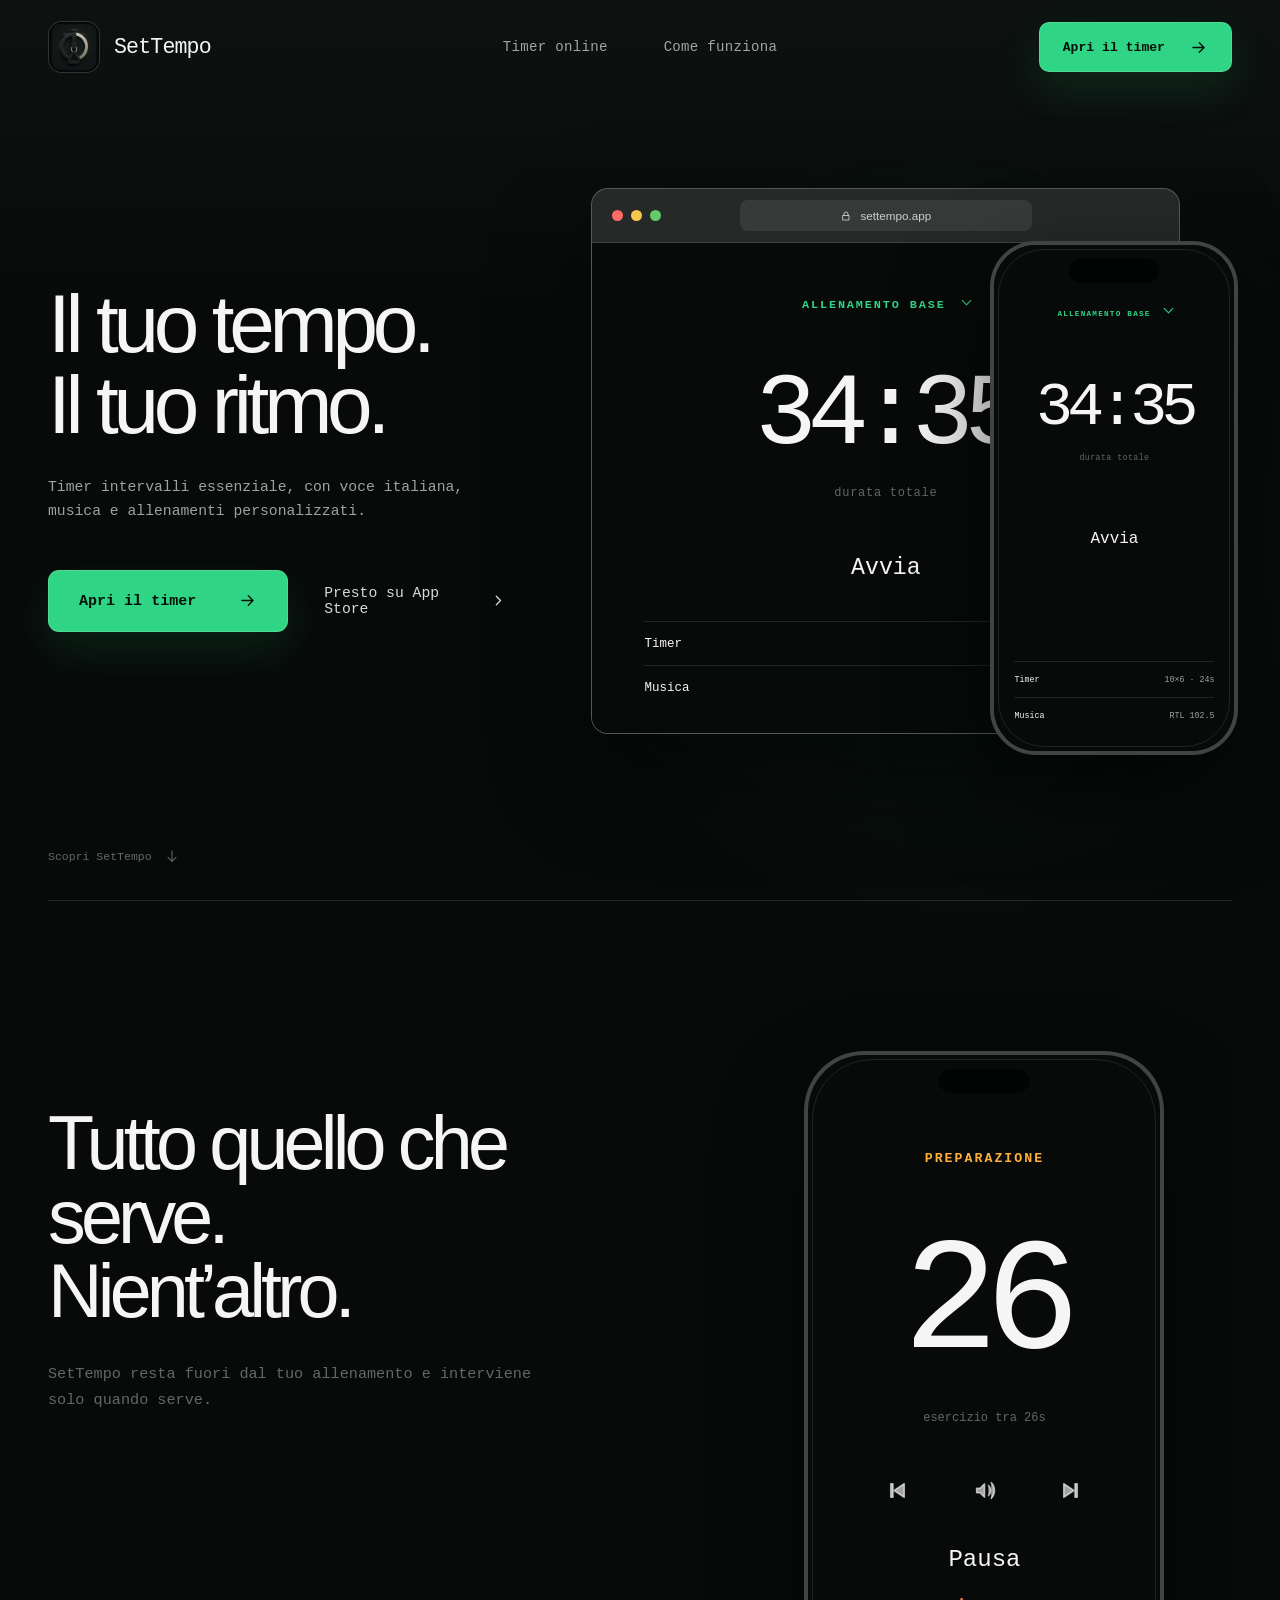
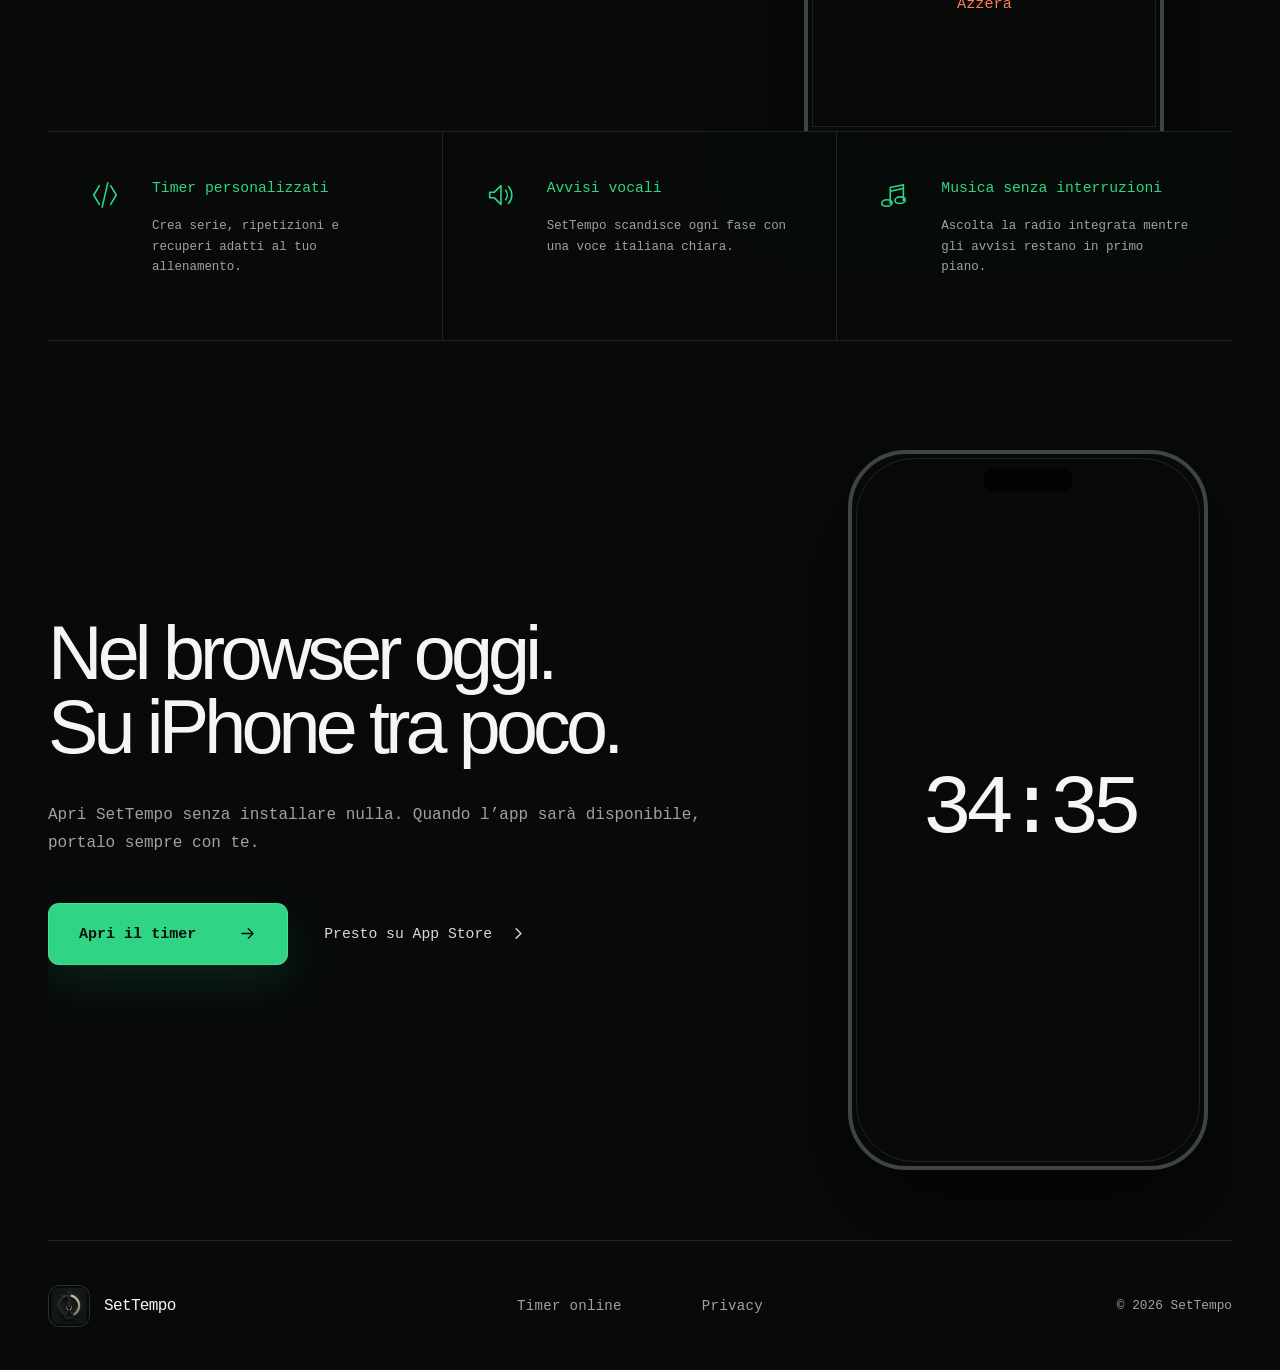
<file: index.html>
<!doctype html>
<html lang="it">
<head>
  <meta charset="utf-8">
  <meta name="viewport" content="width=device-width, initial-scale=1">
  <title>SetTempo — Il tuo tempo. Il tuo ritmo.</title>
  <meta name="description" content="SetTempo è il timer intervalli essenziale con voce italiana, musica e allenamenti personalizzati. Usalo online o presto su iPhone.">
  <meta name="theme-color" content="#070a09">
  <meta property="og:title" content="SetTempo — Il tuo tempo. Il tuo ritmo.">
  <meta property="og:description" content="Timer intervalli essenziale, con voce italiana, musica e allenamenti personalizzati.">
  <meta property="og:type" content="website">
  <meta property="og:image" content="/assets/settempo-logo-dark.png">
  <link rel="icon" href="/assets/settempo-logo-dark.png" type="image/png">
  <link rel="apple-touch-icon" href="/assets/settempo-logo-dark.png">
  <link rel="manifest" href="/manifest.webmanifest">
  <link rel="stylesheet" href="/assets/settempo-site.css">
</head>
<body>
  <a class="skip-link" href="#contenuto">Vai al contenuto</a>

  <header class="site-header" data-header>
    <a class="wordmark" href="/" aria-label="SetTempo home">
      <span class="wordmark-icon">
        <img src="/assets/settempo-logo-dark.png" alt="">
      </span>
      <span>SetTempo</span>
    </a>

    <nav class="site-nav" aria-label="Navigazione principale">
      <a href="/app/">Timer online</a>
      <a href="#come-funziona">Come funziona</a>
    </nav>

    <a class="button button-small" href="/app/">
      Apri il timer
      <svg viewBox="0 0 24 24" aria-hidden="true">
        <path d="M5 12h14M13 6l6 6-6 6"></path>
      </svg>
    </a>
  </header>

  <main id="contenuto">
    <section class="hero">
      <div class="hero-copy reveal">
        <h1>Il tuo tempo.<br>Il tuo ritmo.</h1>
        <p>Timer intervalli essenziale, con voce italiana, musica e allenamenti personalizzati.</p>
        <div class="hero-actions">
          <a class="button" href="/app/">
            Apri il timer
            <svg viewBox="0 0 24 24" aria-hidden="true">
              <path d="M5 12h14M13 6l6 6-6 6"></path>
            </svg>
          </a>
          <span class="text-action" aria-label="App Store: disponibile prossimamente">
            Presto su App Store
            <svg viewBox="0 0 24 24" aria-hidden="true">
              <path d="m9 18 6-6-6-6"></path>
            </svg>
          </span>
        </div>
      </div>

      <div class="hero-product reveal" aria-label="Anteprima di SetTempo nel browser e su iPhone">
        <div class="browser-frame">
          <div class="browser-bar" aria-hidden="true">
            <span class="browser-dots"><i></i><i></i><i></i></span>
            <span class="browser-address">
              <svg viewBox="0 0 24 24"><path d="M8 11V8a4 4 0 0 1 8 0v3M6 11h12v9H6z"></path></svg>
              settempo.app
            </span>
          </div>
          <div class="product-screen product-screen-desktop">
            <span class="product-workout">ALLENAMENTO BASE <i></i></span>
            <strong>34:35</strong>
            <small>durata totale</small>
            <span class="product-start">Avvia</span>
            <div class="product-rows">
              <span>Timer <b>10×6 · 24s</b></span>
              <span>Musica <b>RTL 102.5</b></span>
            </div>
          </div>
        </div>

        <div class="phone-frame" aria-hidden="true">
          <div class="phone-island"></div>
          <div class="product-screen product-screen-phone">
            <span class="product-workout">ALLENAMENTO BASE <i></i></span>
            <strong>34:35</strong>
            <small>durata totale</small>
            <span class="product-start">Avvia</span>
            <div class="product-rows">
              <span>Timer <b>10×6 · 24s</b></span>
              <span>Musica <b>RTL 102.5</b></span>
            </div>
          </div>
        </div>
      </div>

      <a class="scroll-cue" href="#come-funziona" aria-label="Scopri come funziona">
        <span>Scopri SetTempo</span>
        <svg viewBox="0 0 24 24" aria-hidden="true"><path d="M12 4v16M6 14l6 6 6-6"></path></svg>
      </a>
    </section>

    <section class="experience" id="come-funziona">
      <div class="experience-intro reveal">
        <h2>Tutto quello che serve.<br>Nient’altro.</h2>
        <p>SetTempo resta fuori dal tuo allenamento e interviene solo quando serve.</p>
      </div>

      <div class="active-product reveal" aria-label="SetTempo durante la preparazione">
        <div class="active-phone">
          <div class="phone-island"></div>
          <span class="active-phase">PREPARAZIONE</span>
          <strong>26</strong>
          <small>esercizio tra 26s</small>
          <div class="media-controls" aria-hidden="true">
            <svg viewBox="0 0 24 24"><path d="M6 6h2v12H6zM9 12l9-6v12z"></path></svg>
            <svg viewBox="0 0 24 24"><path d="M5 10v4h3l4 4V6L8 10zm10.5-2.5a6 6 0 0 1 0 9M18 5a10 10 0 0 1 0 14"></path></svg>
            <svg viewBox="0 0 24 24"><path d="M16 6h2v12h-2zM6 6l9 6-9 6z"></path></svg>
          </div>
          <span class="active-pause">Pausa</span>
          <span class="active-reset">Azzera</span>
        </div>
      </div>

      <div class="feature-rail">
        <article class="feature reveal">
          <svg viewBox="0 0 32 32" aria-hidden="true">
            <path d="M10 6 4 16l6 10M22 6l6 10-6 10M19 3l-6 26"></path>
          </svg>
          <h3>Timer personalizzati</h3>
          <p>Crea serie, ripetizioni e recuperi adatti al tuo allenamento.</p>
        </article>
        <article class="feature reveal">
          <svg viewBox="0 0 32 32" aria-hidden="true">
            <path d="M5 13v6h5l7 7V6l-7 7zm17-2a8 8 0 0 1 0 10M25 7a13 13 0 0 1 0 18"></path>
          </svg>
          <h3>Avvisi vocali</h3>
          <p>SetTempo scandisce ogni fase con una voce italiana chiara.</p>
        </article>
        <article class="feature reveal">
          <svg viewBox="0 0 32 32" aria-hidden="true">
            <path d="M12 25V8l14-3v17M12 12l14-3M8.5 28c3 0 5.5-1.7 5.5-3.8S11.5 21 8.5 21 3 22.7 3 24.8 5.5 28 8.5 28zm14-3c3 0 5.5-1.7 5.5-3.8S25.5 18 22.5 18 17 19.7 17 21.8 19.5 25 22.5 25z"></path>
          </svg>
          <h3>Musica senza interruzioni</h3>
          <p>Ascolta la radio integrata mentre gli avvisi restano in primo piano.</p>
        </article>
      </div>
    </section>

    <section class="availability" id="app-store">
      <div class="availability-copy reveal">
        <h2>Nel browser oggi.<br>Su iPhone tra poco.</h2>
        <p>Apri SetTempo senza installare nulla. Quando l’app sarà disponibile, portalo sempre con te.</p>
        <div class="hero-actions">
          <a class="button" href="/app/">
            Apri il timer
            <svg viewBox="0 0 24 24" aria-hidden="true">
              <path d="M5 12h14M13 6l6 6-6 6"></path>
            </svg>
          </a>
          <span class="text-action" aria-label="App Store: disponibile prossimamente">
            Presto su App Store
            <svg viewBox="0 0 24 24" aria-hidden="true">
              <path d="m9 18 6-6-6-6"></path>
            </svg>
          </span>
        </div>
      </div>

      <div class="availability-phone reveal" aria-hidden="true">
        <div class="phone-island"></div>
        <span>34:35</span>
      </div>
    </section>
  </main>

  <footer class="site-footer">
    <a class="wordmark" href="/" aria-label="SetTempo home">
      <span class="wordmark-icon">
        <img src="/assets/settempo-logo-dark.png" alt="">
      </span>
      <span>SetTempo</span>
    </a>
    <nav aria-label="Navigazione footer">
      <a href="/app/">Timer online</a>
      <a href="/privacy/">Privacy</a>
    </nav>
    <span>© 2026 SetTempo</span>
  </footer>

  <script src="/assets/settempo-site.js"></script>
</body>
</html>
</file>
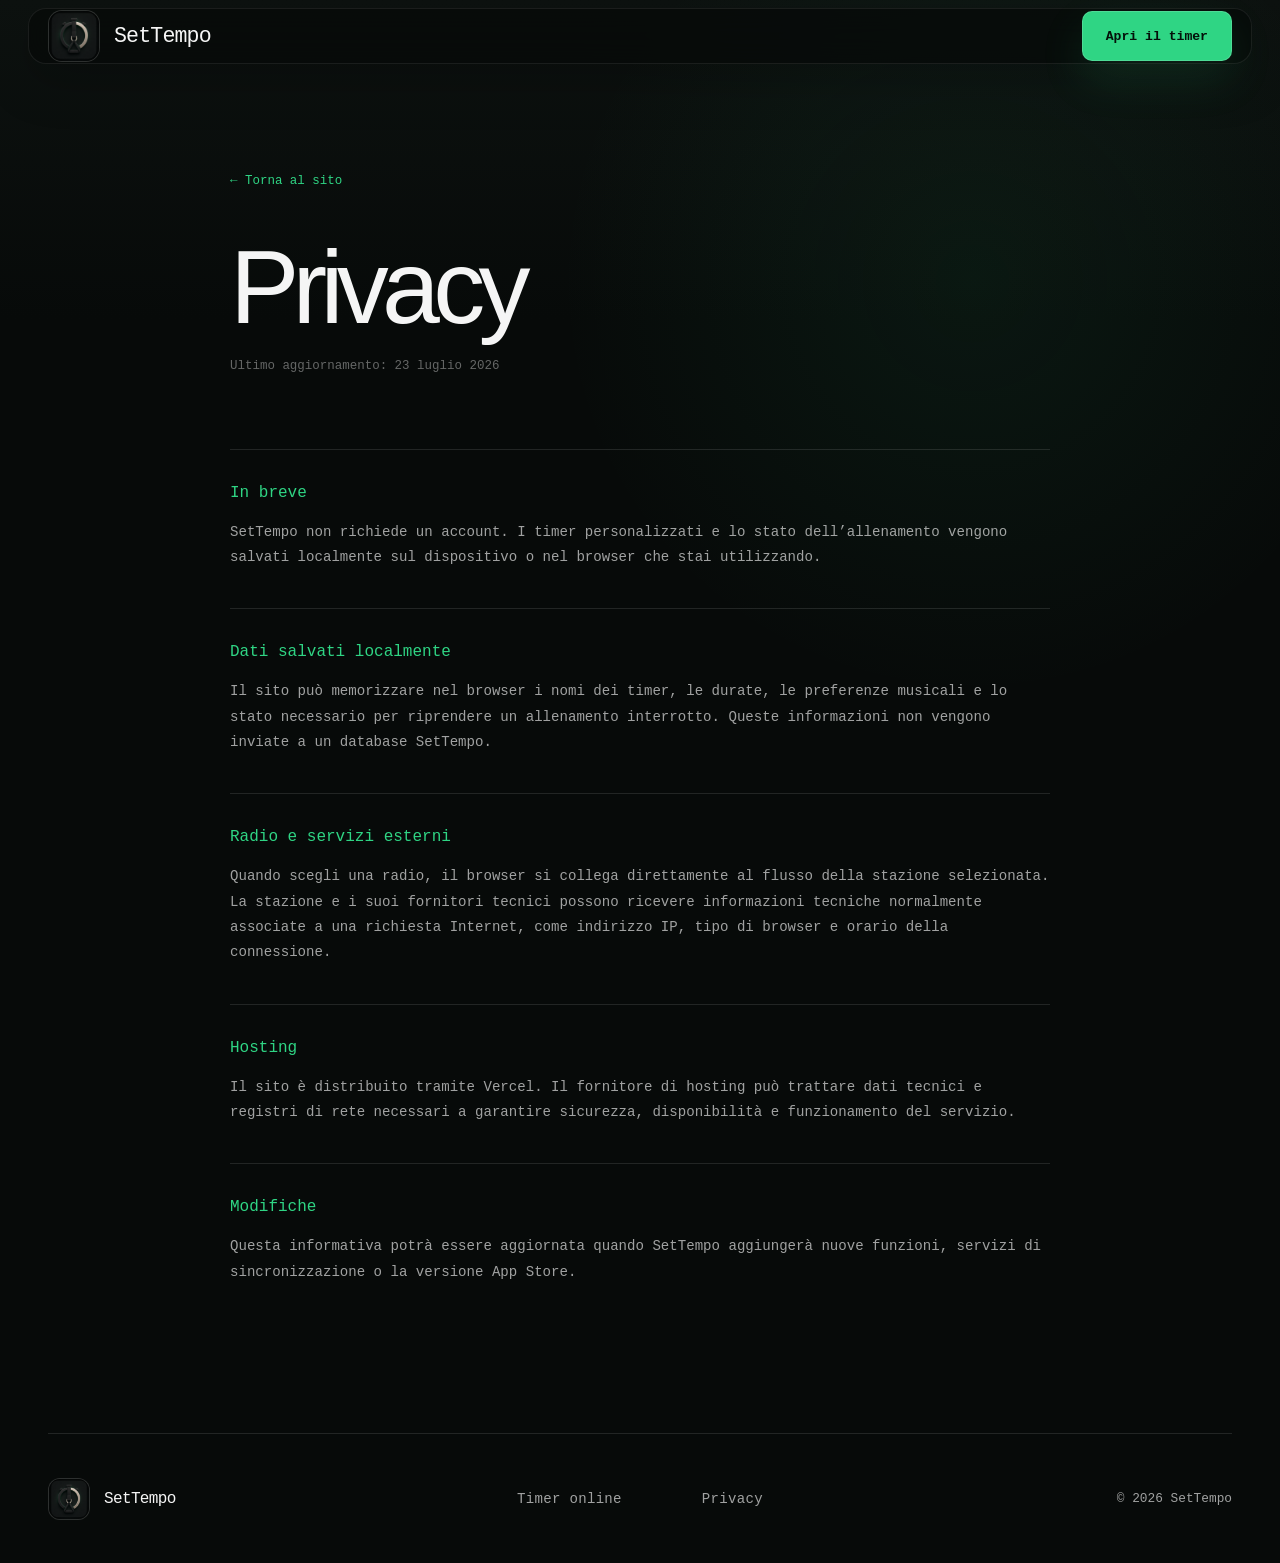
<file: privacy/index.html>
<!doctype html>
<html lang="it">
<head>
  <meta charset="utf-8">
  <meta name="viewport" content="width=device-width, initial-scale=1">
  <title>Privacy — SetTempo</title>
  <meta name="description" content="Informativa sulla privacy di SetTempo.">
  <meta name="theme-color" content="#070a09">
  <link rel="icon" href="/assets/settempo-logo-dark.png" type="image/png">
  <link rel="stylesheet" href="/assets/settempo-site.css">
</head>
<body>
  <header class="site-header is-scrolled">
    <a class="wordmark" href="/" aria-label="SetTempo home">
      <span class="wordmark-icon">
        <img src="/assets/settempo-logo-dark.png" alt="">
      </span>
      <span>SetTempo</span>
    </a>
    <span></span>
    <a class="button button-small" href="/app/">Apri il timer</a>
  </header>

  <main class="legal">
    <a class="legal-back" href="/">← Torna al sito</a>
    <h1>Privacy</h1>
    <p class="legal-updated">Ultimo aggiornamento: 23 luglio 2026</p>

    <section>
      <h2>In breve</h2>
      <p>SetTempo non richiede un account. I timer personalizzati e lo stato dell’allenamento vengono salvati localmente sul dispositivo o nel browser che stai utilizzando.</p>
    </section>

    <section>
      <h2>Dati salvati localmente</h2>
      <p>Il sito può memorizzare nel browser i nomi dei timer, le durate, le preferenze musicali e lo stato necessario per riprendere un allenamento interrotto. Queste informazioni non vengono inviate a un database SetTempo.</p>
    </section>

    <section>
      <h2>Radio e servizi esterni</h2>
      <p>Quando scegli una radio, il browser si collega direttamente al flusso della stazione selezionata. La stazione e i suoi fornitori tecnici possono ricevere informazioni tecniche normalmente associate a una richiesta Internet, come indirizzo IP, tipo di browser e orario della connessione.</p>
    </section>

    <section>
      <h2>Hosting</h2>
      <p>Il sito è distribuito tramite Vercel. Il fornitore di hosting può trattare dati tecnici e registri di rete necessari a garantire sicurezza, disponibilità e funzionamento del servizio.</p>
    </section>

    <section>
      <h2>Modifiche</h2>
      <p>Questa informativa potrà essere aggiornata quando SetTempo aggiungerà nuove funzioni, servizi di sincronizzazione o la versione App Store.</p>
    </section>
  </main>

  <footer class="site-footer">
    <a class="wordmark" href="/">
      <span class="wordmark-icon"><img src="/assets/settempo-logo-dark.png" alt=""></span>
      <span>SetTempo</span>
    </a>
    <nav aria-label="Navigazione footer">
      <a href="/app/">Timer online</a>
      <a href="/privacy/" aria-current="page">Privacy</a>
    </nav>
    <span>© 2026 SetTempo</span>
  </footer>
</body>
</html>
</file>
<file: assets/settempo-site.css>
:root {
  color-scheme: dark;
  --bg: #070a09;
  --bg-top: #0d1210;
  --surface: rgba(255, 255, 255, 0.055);
  --surface-raised: rgba(255, 255, 255, 0.09);
  --text: rgba(255, 255, 255, 0.96);
  --secondary: rgba(255, 255, 255, 0.62);
  --tertiary: rgba(255, 255, 255, 0.38);
  --hairline: rgba(255, 255, 255, 0.11);
  --green: #2fd584;
  --amber: #ffb03a;
  --coral: #ff7a59;
  --sans: -apple-system, BlinkMacSystemFont, "SF Pro Display", "Helvetica Neue", Arial, sans-serif;
  --mono: ui-monospace, SFMono-Regular, Menlo, Monaco, Consolas, "Liberation Mono", monospace;
  --page: min(1512px, calc(100vw - 96px));
}

* {
  box-sizing: border-box;
}

html {
  background: var(--bg);
  scroll-behavior: smooth;
}

body {
  margin: 0;
  min-width: 320px;
  overflow-x: hidden;
  background:
    radial-gradient(circle at 76% 18%, rgba(47, 213, 132, 0.065), transparent 26rem),
    linear-gradient(180deg, var(--bg-top) 0, var(--bg) 20rem, var(--bg) 100%);
  color: var(--text);
  font-family: var(--sans);
  -webkit-font-smoothing: antialiased;
  text-rendering: optimizeLegibility;
}

body::before {
  position: fixed;
  z-index: -1;
  inset: 0;
  background-image: linear-gradient(rgba(255, 255, 255, 0.012) 1px, transparent 1px);
  background-size: 100% 4px;
  content: "";
  opacity: 0.16;
  pointer-events: none;
}

img {
  display: block;
  max-width: 100%;
}

a {
  color: inherit;
}

button,
a {
  -webkit-tap-highlight-color: transparent;
}

a:focus-visible {
  outline: 2px solid var(--green);
  outline-offset: 5px;
}

.skip-link {
  position: fixed;
  z-index: 100;
  top: 12px;
  left: 12px;
  border-radius: 8px;
  background: var(--green);
  padding: 10px 14px;
  color: #06100b;
  font-family: var(--mono);
  transform: translateY(-160%);
}

.skip-link:focus {
  transform: translateY(0);
}

.site-header {
  display: grid;
  position: fixed;
  z-index: 50;
  top: 0;
  left: 50%;
  width: var(--page);
  min-height: 94px;
  align-items: center;
  grid-template-columns: 1fr auto 1fr;
  transition: min-height 180ms ease, background 180ms ease, border-color 180ms ease;
  transform: translateX(-50%);
}

.site-header::before {
  position: absolute;
  z-index: -1;
  inset: 8px -20px;
  border: 1px solid transparent;
  border-radius: 18px;
  background: transparent;
  content: "";
  transition: inherit;
}

.site-header.is-scrolled {
  min-height: 72px;
}

.site-header.is-scrolled::before {
  border-color: rgba(255, 255, 255, 0.08);
  background: rgba(7, 10, 9, 0.82);
  box-shadow: 0 16px 50px rgba(0, 0, 0, 0.22);
  backdrop-filter: blur(18px);
}

.wordmark {
  display: inline-flex;
  width: max-content;
  align-items: center;
  gap: 14px;
  font-family: var(--mono);
  font-size: 1.35rem;
  font-weight: 460;
  letter-spacing: -0.04em;
  text-decoration: none;
}

.wordmark-icon {
  display: grid;
  width: 52px;
  height: 52px;
  place-items: center;
  border: 1px solid var(--hairline);
  border-radius: 14px;
  background: var(--surface);
  overflow: hidden;
}

.wordmark-icon img {
  width: 100%;
  height: 100%;
  object-fit: cover;
}

.site-nav {
  display: flex;
  align-items: center;
  gap: 56px;
}

.site-nav a,
.site-footer nav a {
  color: var(--secondary);
  font-family: var(--mono);
  font-size: 0.88rem;
  letter-spacing: 0.02em;
  text-decoration: none;
  transition: color 160ms ease;
}

.site-nav a:hover,
.site-footer nav a:hover {
  color: var(--green);
}

.button {
  display: inline-flex;
  min-height: 62px;
  align-items: center;
  justify-content: center;
  gap: 42px;
  border: 1px solid rgba(255, 255, 255, 0.15);
  border-radius: 11px;
  background: var(--green);
  box-shadow: 0 18px 45px rgba(47, 213, 132, 0.12);
  padding: 0 30px;
  color: #041009;
  font-family: var(--mono);
  font-size: 0.94rem;
  font-weight: 620;
  text-decoration: none;
  white-space: nowrap;
  transition: background 160ms ease, transform 160ms ease, box-shadow 160ms ease;
}

.button:hover {
  background: #42df96;
  box-shadow: 0 20px 54px rgba(47, 213, 132, 0.18);
  transform: translateY(-2px);
}

.button svg,
.text-action svg {
  width: 19px;
  height: 19px;
  fill: none;
  stroke: currentColor;
  stroke-linecap: round;
  stroke-linejoin: round;
  stroke-width: 1.8;
}

.button-small {
  min-height: 50px;
  justify-self: end;
  gap: 24px;
  border-radius: 10px;
  padding: 0 23px;
  font-size: 0.82rem;
}

.hero {
  display: grid;
  position: relative;
  width: var(--page);
  min-height: max(900px, 100svh);
  align-items: center;
  margin: 0 auto;
  grid-template-columns: minmax(410px, 0.83fr) minmax(640px, 1.17fr);
  gap: 78px;
  padding: 126px 0 110px;
}

.hero-copy {
  position: relative;
  z-index: 3;
}

.hero h1,
.experience h2,
.availability h2 {
  margin: 0;
  font-size: clamp(4.8rem, 6.4vw, 7rem);
  font-weight: 330;
  letter-spacing: -0.064em;
  line-height: 0.98;
}

.hero-copy > p {
  max-width: 590px;
  margin: 30px 0 0;
  color: var(--secondary);
  font-family: var(--mono);
  font-size: clamp(0.9rem, 1.15vw, 1.08rem);
  line-height: 1.65;
}

.hero-actions {
  display: flex;
  align-items: center;
  gap: 36px;
  margin-top: 46px;
}

.text-action {
  display: inline-flex;
  min-height: 50px;
  align-items: center;
  gap: 17px;
  color: var(--text);
  font-family: var(--mono);
  font-size: 0.92rem;
  opacity: 0.88;
}

.hero-product {
  position: relative;
  min-height: 630px;
}

.hero-product::before {
  position: absolute;
  z-index: -1;
  width: 650px;
  height: 650px;
  border-radius: 50%;
  background: radial-gradient(circle, rgba(47, 213, 132, 0.11), rgba(47, 213, 132, 0.025) 42%, transparent 70%);
  content: "";
  inset: 0 auto auto 4%;
  filter: blur(12px);
}

.browser-frame {
  position: absolute;
  top: 45px;
  right: 8%;
  width: min(760px, 91%);
  border: 1px solid rgba(255, 255, 255, 0.32);
  border-radius: 17px;
  background: #080b0a;
  box-shadow: 0 40px 100px rgba(0, 0, 0, 0.42);
  overflow: hidden;
}

.browser-bar {
  display: grid;
  height: 54px;
  align-items: center;
  grid-template-columns: 1fr 2.3fr 1fr;
  border-bottom: 1px solid rgba(255, 255, 255, 0.12);
  background: rgba(255, 255, 255, 0.12);
  padding: 0 20px;
}

.browser-dots {
  display: flex;
  gap: 8px;
}

.browser-dots i {
  width: 11px;
  height: 11px;
  border-radius: 50%;
  background: #ff6b63;
}

.browser-dots i:nth-child(2) {
  background: #f3c84b;
}

.browser-dots i:nth-child(3) {
  background: #62cc68;
}

.browser-address {
  display: flex;
  min-width: 220px;
  min-height: 31px;
  align-items: center;
  justify-content: center;
  gap: 8px;
  border-radius: 8px;
  background: rgba(255, 255, 255, 0.08);
  color: rgba(255, 255, 255, 0.75);
  font-family: var(--sans);
  font-size: 0.73rem;
}

.browser-address svg {
  width: 12px;
  height: 12px;
  fill: none;
  stroke: currentColor;
  stroke-linecap: round;
  stroke-linejoin: round;
  stroke-width: 1.7;
}

.product-screen {
  display: flex;
  align-items: center;
  flex-direction: column;
  background: #070a09;
  color: var(--text);
  font-family: var(--mono);
}

.product-screen-desktop {
  min-height: 490px;
  padding: 54px 52px 24px;
}

.product-workout {
  color: var(--green);
  font-size: 0.74rem;
  font-weight: 560;
  letter-spacing: 0.16em;
}

.product-workout i {
  display: inline-block;
  width: 7px;
  height: 7px;
  margin: 0 0 4px 8px;
  border-right: 1.5px solid currentColor;
  border-bottom: 1.5px solid currentColor;
  transform: rotate(45deg);
}

.product-screen strong {
  margin-top: 58px;
  font-size: 6.4rem;
  font-variant-numeric: tabular-nums;
  font-weight: 180;
  letter-spacing: -0.09em;
  line-height: 0.9;
}

.product-screen small {
  margin-top: 24px;
  color: var(--tertiary);
  font-size: 0.75rem;
  letter-spacing: 0.06em;
}

.product-start {
  margin-top: 55px;
  font-size: 1.45rem;
  font-weight: 320;
}

.product-rows {
  width: 100%;
  margin-top: auto;
}

.product-rows > span {
  display: flex;
  min-height: 44px;
  align-items: center;
  justify-content: space-between;
  border-top: 1px solid var(--hairline);
  font-size: 0.78rem;
  font-weight: 420;
}

.product-rows b {
  color: var(--secondary);
  font-weight: 420;
}

.phone-frame {
  position: absolute;
  z-index: 2;
  right: -1%;
  bottom: 18px;
  width: 248px;
  height: 514px;
  border: 4px solid #414541;
  border-radius: 46px;
  background: #070a09;
  box-shadow: 0 38px 90px rgba(0, 0, 0, 0.58);
  overflow: hidden;
}

.phone-frame::after,
.active-phone::after,
.availability-phone::after {
  position: absolute;
  inset: 4px;
  border: 1px solid rgba(255, 255, 255, 0.1);
  border-radius: inherit;
  content: "";
  pointer-events: none;
}

.phone-island {
  position: absolute;
  z-index: 4;
  top: 14px;
  left: 50%;
  width: 90px;
  height: 24px;
  border-radius: 20px;
  background: #020303;
  transform: translateX(-50%);
}

.product-screen-phone {
  min-height: 100%;
  padding: 60px 20px 18px;
}

.product-screen-phone .product-workout {
  font-size: 0.48rem;
}

.product-screen-phone strong {
  margin-top: 62px;
  font-size: 3.85rem;
}

.product-screen-phone small {
  margin-top: 18px;
  font-size: 0.51rem;
}

.product-screen-phone .product-start {
  margin-top: 68px;
  font-size: 1rem;
}

.product-screen-phone .product-rows > span {
  min-height: 36px;
  font-size: 0.52rem;
}

.scroll-cue {
  display: inline-flex;
  position: absolute;
  bottom: 36px;
  left: 0;
  align-items: center;
  gap: 12px;
  color: var(--tertiary);
  font-family: var(--mono);
  font-size: 0.72rem;
  text-decoration: none;
}

.scroll-cue svg {
  width: 16px;
  height: 16px;
  fill: none;
  stroke: currentColor;
  stroke-linecap: round;
  stroke-linejoin: round;
  stroke-width: 1.6;
}

.experience {
  display: grid;
  position: relative;
  width: var(--page);
  min-height: 1040px;
  align-items: start;
  margin: 0 auto;
  grid-template-columns: 1fr 0.8fr;
  gap: 70px;
  border-top: 1px solid var(--hairline);
  padding: 150px 0 0;
  overflow: hidden;
}

.experience::before {
  position: absolute;
  z-index: -1;
  top: 2%;
  right: 4%;
  width: 560px;
  height: 560px;
  border-radius: 50%;
  background: radial-gradient(circle, rgba(47, 213, 132, 0.07), transparent 68%);
  content: "";
  filter: blur(18px);
}

.experience-intro {
  max-width: 760px;
  padding-top: 55px;
}

.experience h2,
.availability h2 {
  font-size: clamp(4.2rem, 5.9vw, 6.5rem);
}

.experience-intro > p {
  max-width: 520px;
  margin: 34px 0 0;
  color: var(--tertiary);
  font-family: var(--mono);
  font-size: 0.95rem;
  line-height: 1.7;
}

.active-product {
  display: flex;
  min-height: 590px;
  justify-content: center;
}

.active-phone {
  display: flex;
  position: relative;
  width: 360px;
  min-height: 680px;
  align-items: center;
  border: 4px solid #414541;
  border-bottom: 0;
  border-radius: 60px 60px 0 0;
  background: #070a09;
  box-shadow: 0 40px 90px rgba(0, 0, 0, 0.45);
  padding: 78px 30px 30px;
  flex-direction: column;
}

.active-phase {
  margin-top: 18px;
  color: var(--amber);
  font-family: var(--mono);
  font-size: 0.83rem;
  font-weight: 600;
  letter-spacing: 0.15em;
}

.active-phone > strong {
  margin-top: 75px;
  font-family: var(--mono);
  font-size: 10rem;
  font-variant-numeric: tabular-nums;
  font-weight: 180;
  letter-spacing: -0.09em;
  line-height: 0.8;
}

.active-phone > small {
  margin-top: 42px;
  color: var(--tertiary);
  font-family: var(--mono);
  font-size: 0.75rem;
}

.media-controls {
  display: flex;
  width: 200px;
  align-items: center;
  justify-content: space-between;
  margin-top: 52px;
  color: var(--secondary);
}

.media-controls svg {
  width: 27px;
  height: 27px;
  fill: currentColor;
  stroke: currentColor;
  stroke-linecap: round;
  stroke-linejoin: round;
  stroke-width: 1.4;
}

.active-pause {
  margin-top: 42px;
  font-family: var(--mono);
  font-size: 1.5rem;
  font-weight: 320;
}

.active-reset {
  margin-top: 22px;
  color: var(--coral);
  font-family: var(--mono);
  font-size: 0.95rem;
}

.feature-rail {
  display: grid;
  position: absolute;
  z-index: 4;
  right: 0;
  bottom: 0;
  left: 0;
  grid-template-columns: repeat(3, 1fr);
  border-top: 1px solid var(--hairline);
  background: rgba(7, 10, 9, 0.92);
}

.feature {
  display: grid;
  min-height: 208px;
  grid-template-columns: 42px 1fr;
  grid-template-rows: auto 1fr;
  column-gap: 20px;
  border-right: 1px solid var(--hairline);
  padding: 48px 42px 38px;
}

.feature:last-child {
  border-right: 0;
}

.feature svg {
  width: 30px;
  height: 30px;
  grid-row: 1 / 3;
  fill: none;
  stroke: var(--green);
  stroke-linecap: round;
  stroke-linejoin: round;
  stroke-width: 1.7;
}

.feature h3 {
  align-self: center;
  margin: 0;
  color: var(--green);
  font-family: var(--mono);
  font-size: 0.92rem;
  font-weight: 520;
}

.feature p {
  margin: 20px 0 0;
  color: var(--secondary);
  font-family: var(--mono);
  font-size: 0.78rem;
  line-height: 1.65;
}

.availability {
  display: grid;
  position: relative;
  width: var(--page);
  min-height: 900px;
  align-items: center;
  margin: 0 auto;
  grid-template-columns: 1fr 0.65fr;
  gap: 100px;
  border-top: 1px solid var(--hairline);
  padding: 110px 0;
  overflow: hidden;
}

.availability::before {
  position: absolute;
  z-index: -1;
  top: 12%;
  right: -4%;
  width: 650px;
  height: 650px;
  border-radius: 50%;
  background: radial-gradient(circle, rgba(47, 213, 132, 0.08), transparent 67%);
  content: "";
}

.availability-copy {
  position: relative;
  z-index: 3;
}

.availability-copy > p {
  max-width: 740px;
  margin: 38px 0 0;
  color: var(--secondary);
  font-family: var(--mono);
  font-size: 1rem;
  line-height: 1.7;
}

.availability-phone {
  display: flex;
  position: absolute;
  right: 2%;
  bottom: 70px;
  width: 360px;
  height: 720px;
  align-items: center;
  justify-content: center;
  border: 4px solid #414541;
  border-radius: 58px;
  background: #070a09;
  box-shadow: 0 45px 100px rgba(0, 0, 0, 0.48);
}

.availability-phone > span {
  font-family: var(--mono);
  font-size: 5.2rem;
  font-variant-numeric: tabular-nums;
  font-weight: 180;
  letter-spacing: -0.09em;
}

.site-footer {
  display: grid;
  width: var(--page);
  min-height: 130px;
  align-items: center;
  margin: 0 auto;
  grid-template-columns: 1fr auto 1fr;
  border-top: 1px solid var(--hairline);
}

.site-footer .wordmark {
  font-size: 1rem;
}

.site-footer .wordmark-icon {
  width: 42px;
  height: 42px;
  border-radius: 12px;
}

.site-footer nav {
  display: flex;
  gap: 80px;
}

.site-footer > span {
  justify-self: end;
  color: var(--secondary);
  font-family: var(--mono);
  font-size: 0.8rem;
}

.legal {
  width: min(820px, calc(100vw - 44px));
  min-height: calc(100svh - 130px);
  margin: 0 auto;
  padding: 170px 0 110px;
}

.legal-back {
  color: var(--green);
  font-family: var(--mono);
  font-size: 0.78rem;
  text-decoration: none;
}

.legal h1 {
  margin: 50px 0 0;
  font-size: clamp(4rem, 9vw, 6.5rem);
  font-weight: 320;
  letter-spacing: -0.065em;
  line-height: 0.95;
}

.legal-updated {
  margin: 22px 0 76px;
  color: var(--tertiary);
  font-family: var(--mono);
  font-size: 0.78rem;
}

.legal section {
  border-top: 1px solid var(--hairline);
  padding: 34px 0 38px;
}

.legal h2 {
  margin: 0;
  color: var(--green);
  font-family: var(--mono);
  font-size: 1rem;
  font-weight: 520;
}

.legal section p {
  margin: 18px 0 0;
  color: var(--secondary);
  font-family: var(--mono);
  font-size: 0.88rem;
  line-height: 1.8;
}

.reveal {
  opacity: 0;
  transform: translateY(20px);
  transition: opacity 650ms ease, transform 650ms ease;
}

.reveal.is-visible {
  opacity: 1;
  transform: translateY(0);
}

@media (max-width: 1220px) {
  :root {
    --page: min(1120px, calc(100vw - 64px));
  }

  .hero {
    grid-template-columns: minmax(360px, 0.8fr) minmax(540px, 1.2fr);
    gap: 34px;
  }

  .hero h1 {
    font-size: clamp(4.2rem, 6.8vw, 5.7rem);
  }

  .phone-frame {
    right: -1%;
    width: 220px;
    height: 470px;
  }

  .feature {
    padding-inline: 26px;
  }

  .availability {
    grid-template-columns: 1fr 0.55fr;
  }
}

@media (max-width: 980px) {
  :root {
    --page: min(840px, calc(100vw - 44px));
  }

  .site-header {
    grid-template-columns: 1fr auto;
  }

  .site-nav {
    display: none;
  }

  .hero {
    min-height: auto;
    grid-template-columns: 1fr;
    gap: 42px;
    padding-top: 150px;
  }

  .hero-copy {
    max-width: 680px;
  }

  .hero-product {
    min-height: 600px;
  }

  .browser-frame {
    right: auto;
    left: 0;
    width: 92%;
  }

  .phone-frame {
    right: 0;
  }

  .scroll-cue {
    display: none;
  }

  .experience {
    display: block;
    min-height: auto;
    padding: 110px 0 0;
  }

  .experience-intro {
    padding-top: 0;
  }

  .active-product {
    min-height: 700px;
    margin-top: 70px;
  }

  .feature-rail {
    position: relative;
  }

  .feature {
    min-height: 240px;
    grid-template-columns: 34px 1fr;
    padding: 38px 24px;
  }

  .availability {
    min-height: 800px;
    grid-template-columns: 1fr 0.42fr;
    gap: 30px;
  }

  .availability-phone {
    right: -2%;
    bottom: 70px;
    width: 300px;
    height: 640px;
  }

  .site-footer nav {
    gap: 40px;
  }
}

@media (max-width: 720px) {
  :root {
    --page: calc(100vw - 36px);
  }

  .site-header {
    min-height: 76px;
  }

  .site-header::before {
    inset-inline: -8px;
  }

  .wordmark {
    gap: 10px;
    font-size: 1rem;
  }

  .wordmark-icon {
    width: 42px;
    height: 42px;
    border-radius: 12px;
  }

  .button-small {
    min-height: 44px;
    gap: 12px;
    padding: 0 15px;
    font-size: 0.7rem;
  }

  .hero {
    padding: 126px 0 80px;
  }

  .hero h1,
  .experience h2,
  .availability h2 {
    font-size: clamp(3.3rem, 14vw, 5rem);
  }

  .hero-copy > p {
    margin-top: 24px;
    font-size: 0.82rem;
  }

  .hero-actions {
    align-items: flex-start;
    flex-direction: column;
    gap: 14px;
    margin-top: 34px;
  }

  .button {
    min-height: 56px;
    gap: 28px;
    padding: 0 24px;
    font-size: 0.82rem;
  }

  .text-action {
    min-height: 44px;
    padding-left: 2px;
    font-size: 0.8rem;
  }

  .hero-product {
    min-height: 520px;
    margin-top: 10px;
  }

  .browser-frame {
    top: 10px;
    width: 100%;
  }

  .browser-bar {
    height: 42px;
    grid-template-columns: 0.7fr 2.3fr 0.7fr;
    padding: 0 12px;
  }

  .browser-dots {
    gap: 5px;
  }

  .browser-dots i {
    width: 7px;
    height: 7px;
  }

  .browser-address {
    min-width: 0;
    min-height: 25px;
    font-size: 0.6rem;
  }

  .product-screen-desktop {
    min-height: 410px;
    padding: 38px 22px 18px;
  }

  .product-screen-desktop .product-workout {
    font-size: 0.58rem;
  }

  .product-screen-desktop strong {
    margin-top: 48px;
    font-size: clamp(4rem, 20vw, 5.7rem);
  }

  .product-screen-desktop .product-start {
    margin-top: 45px;
    font-size: 1.15rem;
  }

  .phone-frame {
    display: none;
  }

  .experience {
    padding-top: 90px;
  }

  .experience-intro > p {
    font-size: 0.8rem;
  }

  .active-product {
    min-height: 620px;
    margin-top: 55px;
  }

  .active-phone {
    width: min(340px, 92vw);
    min-height: 620px;
    border-radius: 52px 52px 0 0;
  }

  .active-phone > strong {
    margin-top: 68px;
    font-size: 8.5rem;
  }

  .feature-rail {
    grid-template-columns: 1fr;
  }

  .feature {
    min-height: 170px;
    border-right: 0;
    border-bottom: 1px solid var(--hairline);
    padding: 34px 12px;
  }

  .feature:last-child {
    border-bottom: 0;
  }

  .availability {
    display: block;
    min-height: auto;
    padding: 100px 0 90px;
  }

  .availability-copy > p {
    font-size: 0.82rem;
  }

  .availability-phone {
    position: relative;
    right: auto;
    bottom: auto;
    width: 300px;
    height: 650px;
    margin: 64px auto 0;
    transform: none;
  }

  .availability-phone > span {
    font-size: 4.3rem;
  }

  .site-footer {
    min-height: 220px;
    align-content: center;
    grid-template-columns: 1fr;
    gap: 28px;
  }

  .site-footer nav {
    gap: 28px;
  }

  .site-footer > span {
    justify-self: start;
  }
}

@media (max-width: 390px) {
  :root {
    --page: calc(100vw - 28px);
  }

  .button-small svg {
    display: none;
  }

  .hero h1,
  .experience h2,
  .availability h2 {
    font-size: clamp(3rem, 14vw, 4.2rem);
  }

  .product-screen-desktop strong {
    font-size: 4.2rem;
  }

  .product-rows > span {
    font-size: 0.7rem;
  }
}

@media (prefers-reduced-motion: reduce) {
  html {
    scroll-behavior: auto;
  }

  *,
  *::before,
  *::after {
    transition-duration: 0.001ms !important;
    animation-duration: 0.001ms !important;
  }

  .reveal {
    opacity: 1;
    transform: none;
  }
}
</file>
